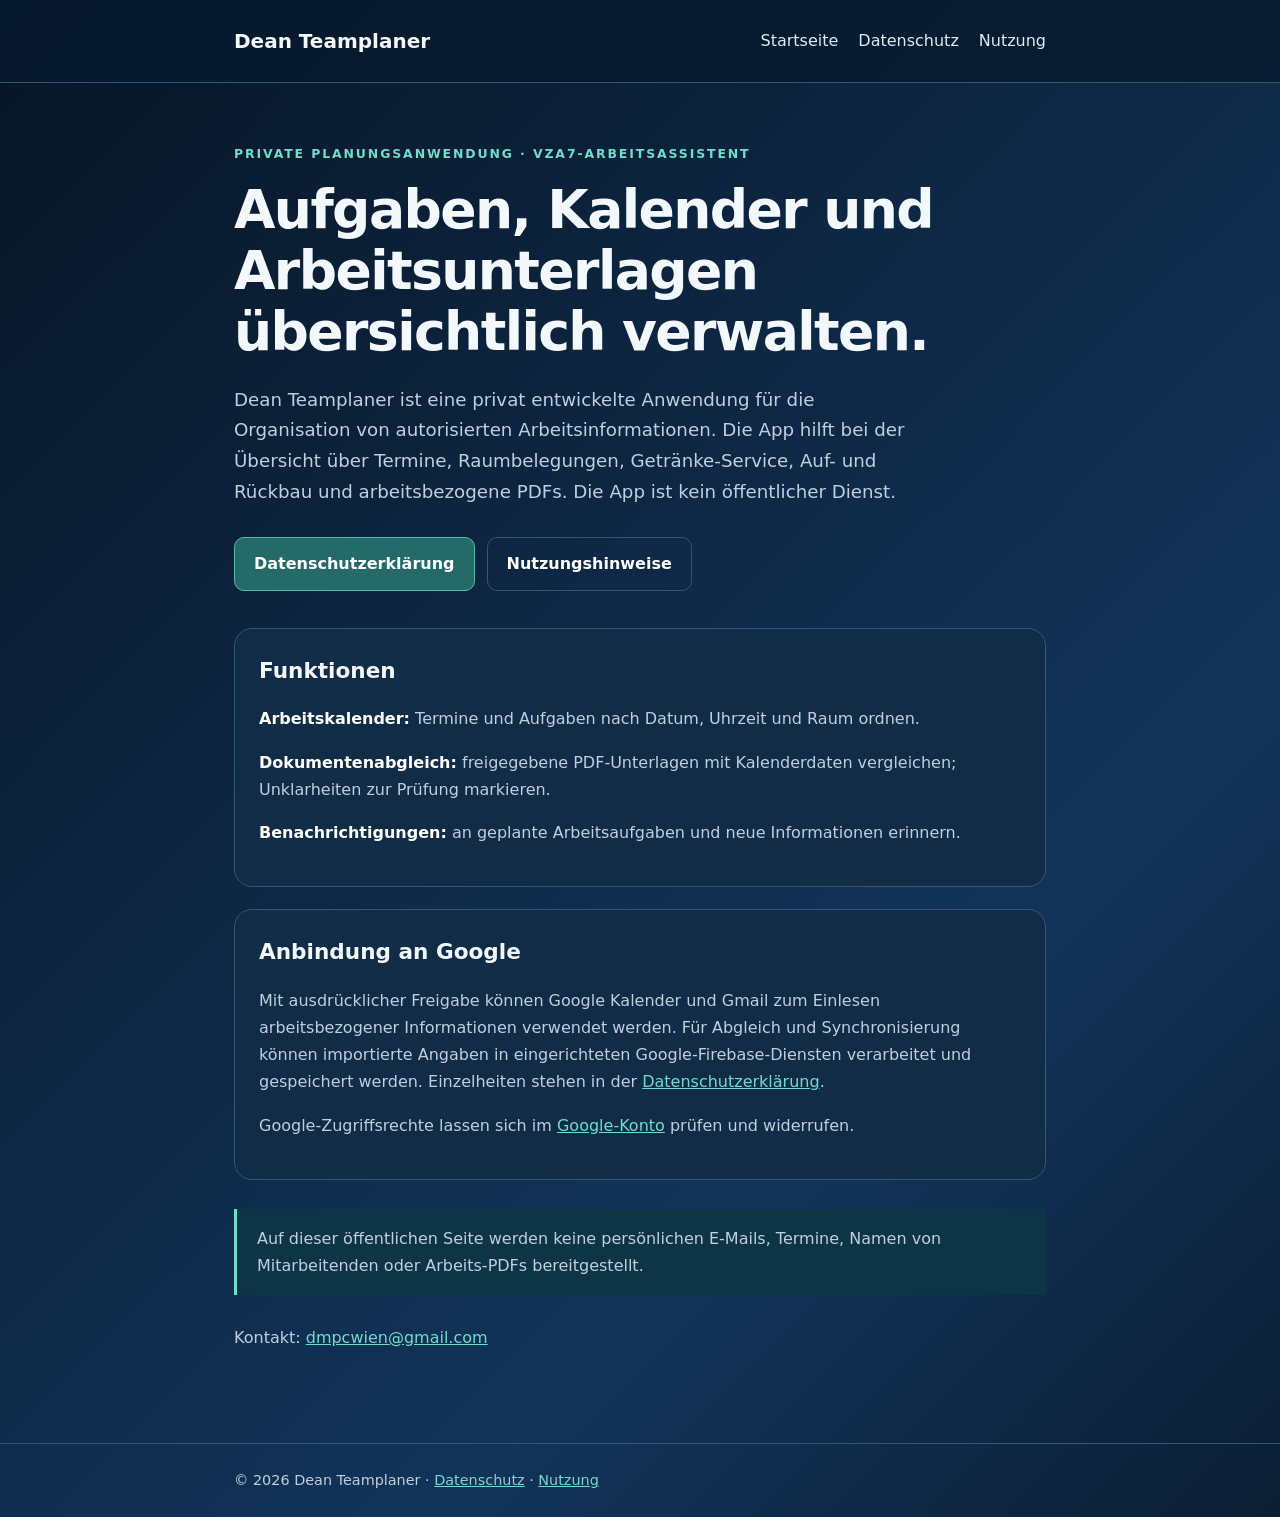
<file: index.html>
<!doctype html>
<html lang="de">
<head>
<meta charset="utf-8"><meta name="viewport" content="width=device-width,initial-scale=1">
<meta name="description" content="Dean Teamplaner – private Aufgaben-, Kalender- und PDF-Planung für autorisierte Arbeitsinformationen.">
<title>Dean Teamplaner – Projektinformation</title>
<link rel="stylesheet" href="styles.css">
</head>
<body>
<header><nav class="wrap nav" aria-label="Hauptnavigation">
<a class="brand" href="index.html">Dean Teamplaner</a>
<div class="links"><a href="index.html" aria-current="page">Startseite</a><a href="datenschutz.html">Datenschutz</a><a href="nutzung.html">Nutzung</a></div>
</nav></header>
<main class="wrap">
<div class="eyebrow">Private Planungsanwendung · VZA7-Arbeitsassistent</div>
<h1>Aufgaben, Kalender und Arbeitsunterlagen übersichtlich verwalten.</h1>
<p class="lead">Dean Teamplaner ist eine privat entwickelte Anwendung für die Organisation von autorisierten Arbeitsinformationen. Die App hilft bei der Übersicht über Termine, Raumbelegungen, Getränke-Service, Auf- und Rückbau und arbeitsbezogene PDFs. Die App ist kein öffentlicher Dienst.</p>
<div class="actions"><a class="btn" href="datenschutz.html">Datenschutzerklärung</a><a class="btn secondary" href="nutzung.html">Nutzungshinweise</a></div>
<section class="card"><h2>Funktionen</h2>
<p><strong>Arbeitskalender:</strong> Termine und Aufgaben nach Datum, Uhrzeit und Raum ordnen.</p>
<p><strong>Dokumentenabgleich:</strong> freigegebene PDF-Unterlagen mit Kalenderdaten vergleichen; Unklarheiten zur Prüfung markieren.</p>
<p><strong>Benachrichtigungen:</strong> an geplante Arbeitsaufgaben und neue Informationen erinnern.</p></section>
<section class="card"><h2>Anbindung an Google</h2>
<p>Mit ausdrücklicher Freigabe können Google Kalender und Gmail zum Einlesen arbeitsbezogener Informationen verwendet werden. Für Abgleich und Synchronisierung können importierte Angaben in eingerichteten Google-Firebase-Diensten verarbeitet und gespeichert werden. Einzelheiten stehen in der <a href="datenschutz.html">Datenschutzerklärung</a>.</p>
<p>Google-Zugriffsrechte lassen sich im <a href="https://myaccount.google.com/connections">Google-Konto</a> prüfen und widerrufen.</p></section>
<p class="note">Auf dieser öffentlichen Seite werden keine persönlichen E-Mails, Termine, Namen von Mitarbeitenden oder Arbeits-PDFs bereitgestellt.</p>
<p>Kontakt: <a href="mailto:dmpcwien@gmail.com">dmpcwien@gmail.com</a></p>
</main>
<footer><div class="wrap">© 2026 Dean Teamplaner · <a href="datenschutz.html">Datenschutz</a> · <a href="nutzung.html">Nutzung</a></div></footer>
</body></html>
</file>
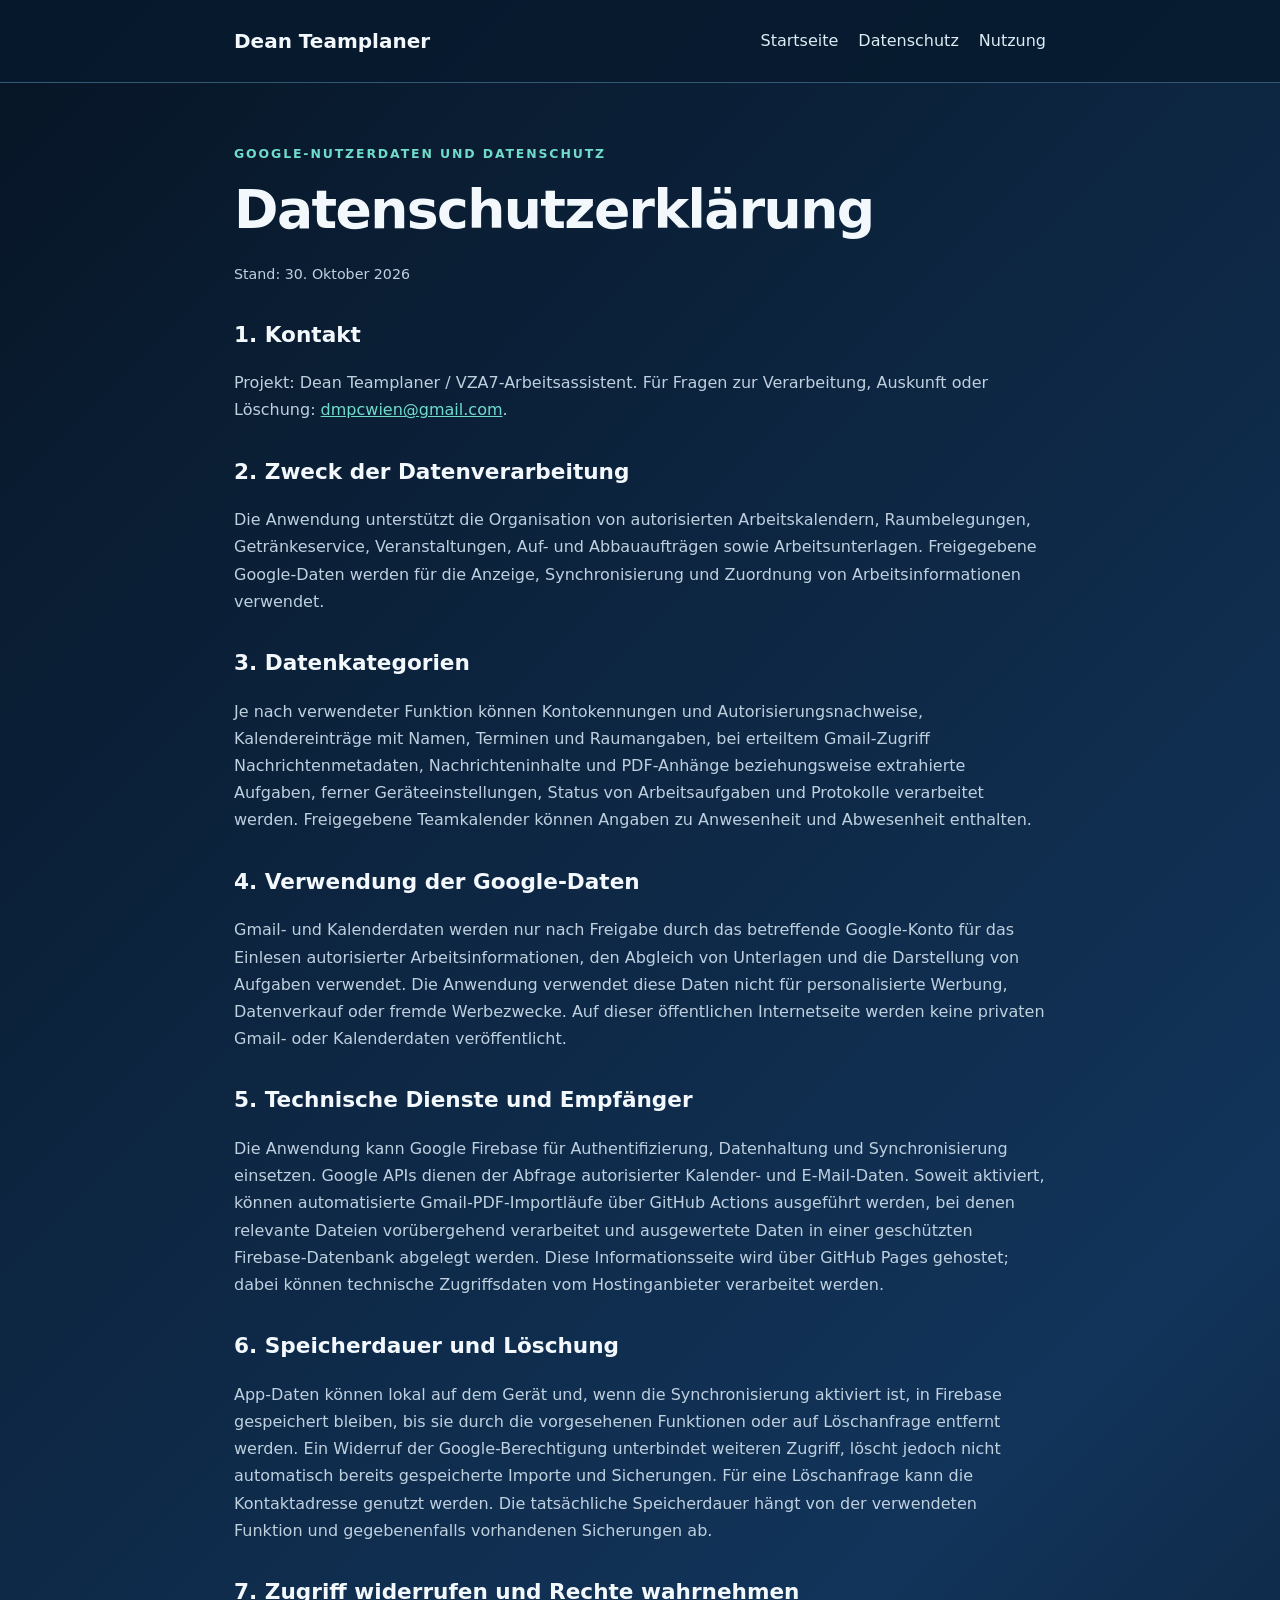
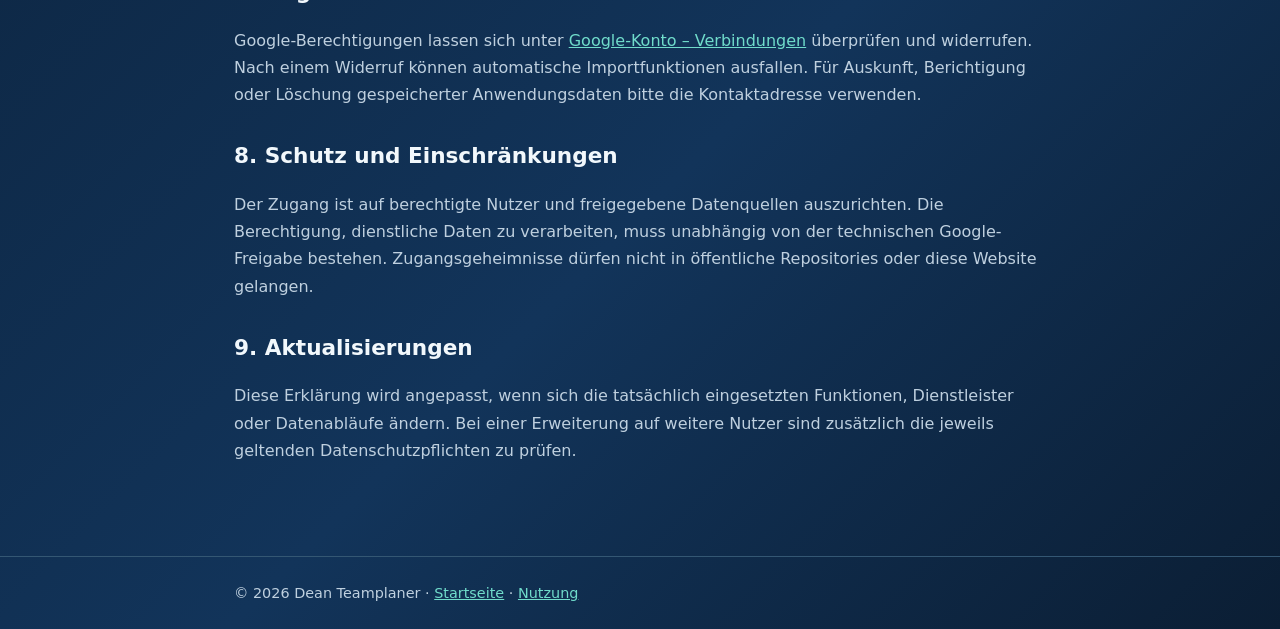
<file: datenschutz.html>
<!doctype html>
<html lang="de"><head><meta charset="utf-8"><meta name="viewport" content="width=device-width,initial-scale=1">
<meta name="description" content="Datenschutzerklärung für Dean Teamplaner und dessen Google-Datenanbindung.">
<title>Datenschutzerklärung – Dean Teamplaner</title><link rel="stylesheet" href="styles.css"></head>
<body>
<header><nav class="wrap nav"><a class="brand" href="index.html">Dean Teamplaner</a><div class="links"><a href="index.html">Startseite</a><a href="datenschutz.html" aria-current="page">Datenschutz</a><a href="nutzung.html">Nutzung</a></div></nav></header>
<main class="wrap">
<div class="eyebrow">Google-Nutzerdaten und Datenschutz</div><h1>Datenschutzerklärung</h1>
<p class="small">Stand: 30. Oktober 2026</p>
<h2>1. Kontakt</h2>
<p>Projekt: Dean Teamplaner / VZA7-Arbeitsassistent. Für Fragen zur Verarbeitung, Auskunft oder Löschung: <a href="mailto:dmpcwien@gmail.com">dmpcwien@gmail.com</a>.</p>
<h2>2. Zweck der Datenverarbeitung</h2>
<p>Die Anwendung unterstützt die Organisation von autorisierten Arbeitskalendern, Raumbelegungen, Getränkeservice, Veranstaltungen, Auf- und Abbauaufträgen sowie Arbeitsunterlagen. Freigegebene Google-Daten werden für die Anzeige, Synchronisierung und Zuordnung von Arbeitsinformationen verwendet.</p>
<h2>3. Datenkategorien</h2>
<p>Je nach verwendeter Funktion können Kontokennungen und Autorisierungsnachweise, Kalendereinträge mit Namen, Terminen und Raumangaben, bei erteiltem Gmail-Zugriff Nachrichtenmetadaten, Nachrichteninhalte und PDF-Anhänge beziehungsweise extrahierte Aufgaben, ferner Geräteeinstellungen, Status von Arbeitsaufgaben und Protokolle verarbeitet werden. Freigegebene Teamkalender können Angaben zu Anwesenheit und Abwesenheit enthalten.</p>
<h2>4. Verwendung der Google-Daten</h2>
<p>Gmail- und Kalenderdaten werden nur nach Freigabe durch das betreffende Google-Konto für das Einlesen autorisierter Arbeitsinformationen, den Abgleich von Unterlagen und die Darstellung von Aufgaben verwendet. Die Anwendung verwendet diese Daten nicht für personalisierte Werbung, Datenverkauf oder fremde Werbezwecke. Auf dieser öffentlichen Internetseite werden keine privaten Gmail- oder Kalenderdaten veröffentlicht.</p>
<h2>5. Technische Dienste und Empfänger</h2>
<p>Die Anwendung kann Google Firebase für Authentifizierung, Datenhaltung und Synchronisierung einsetzen. Google APIs dienen der Abfrage autorisierter Kalender- und E-Mail-Daten. Soweit aktiviert, können automatisierte Gmail-PDF-Importläufe über GitHub Actions ausgeführt werden, bei denen relevante Dateien vorübergehend verarbeitet und ausgewertete Daten in einer geschützten Firebase-Datenbank abgelegt werden. Diese Informationsseite wird über GitHub Pages gehostet; dabei können technische Zugriffsdaten vom Hostinganbieter verarbeitet werden.</p>
<h2>6. Speicherdauer und Löschung</h2>
<p>App-Daten können lokal auf dem Gerät und, wenn die Synchronisierung aktiviert ist, in Firebase gespeichert bleiben, bis sie durch die vorgesehenen Funktionen oder auf Löschanfrage entfernt werden. Ein Widerruf der Google-Berechtigung unterbindet weiteren Zugriff, löscht jedoch nicht automatisch bereits gespeicherte Importe und Sicherungen. Für eine Löschanfrage kann die Kontaktadresse genutzt werden. Die tatsächliche Speicherdauer hängt von der verwendeten Funktion und gegebenenfalls vorhandenen Sicherungen ab.</p>
<h2>7. Zugriff widerrufen und Rechte wahrnehmen</h2>
<p>Google-Berechtigungen lassen sich unter <a href="https://myaccount.google.com/connections">Google-Konto – Verbindungen</a> überprüfen und widerrufen. Nach einem Widerruf können automatische Importfunktionen ausfallen. Für Auskunft, Berichtigung oder Löschung gespeicherter Anwendungsdaten bitte die Kontaktadresse verwenden.</p>
<h2>8. Schutz und Einschränkungen</h2>
<p>Der Zugang ist auf berechtigte Nutzer und freigegebene Datenquellen auszurichten. Die Berechtigung, dienstliche Daten zu verarbeiten, muss unabhängig von der technischen Google-Freigabe bestehen. Zugangsgeheimnisse dürfen nicht in öffentliche Repositories oder diese Website gelangen.</p>
<h2>9. Aktualisierungen</h2>
<p>Diese Erklärung wird angepasst, wenn sich die tatsächlich eingesetzten Funktionen, Dienstleister oder Datenabläufe ändern. Bei einer Erweiterung auf weitere Nutzer sind zusätzlich die jeweils geltenden Datenschutzpflichten zu prüfen.</p>
</main><footer><div class="wrap">© 2026 Dean Teamplaner · <a href="index.html">Startseite</a> · <a href="nutzung.html">Nutzung</a></div></footer>
</body></html>
</file>
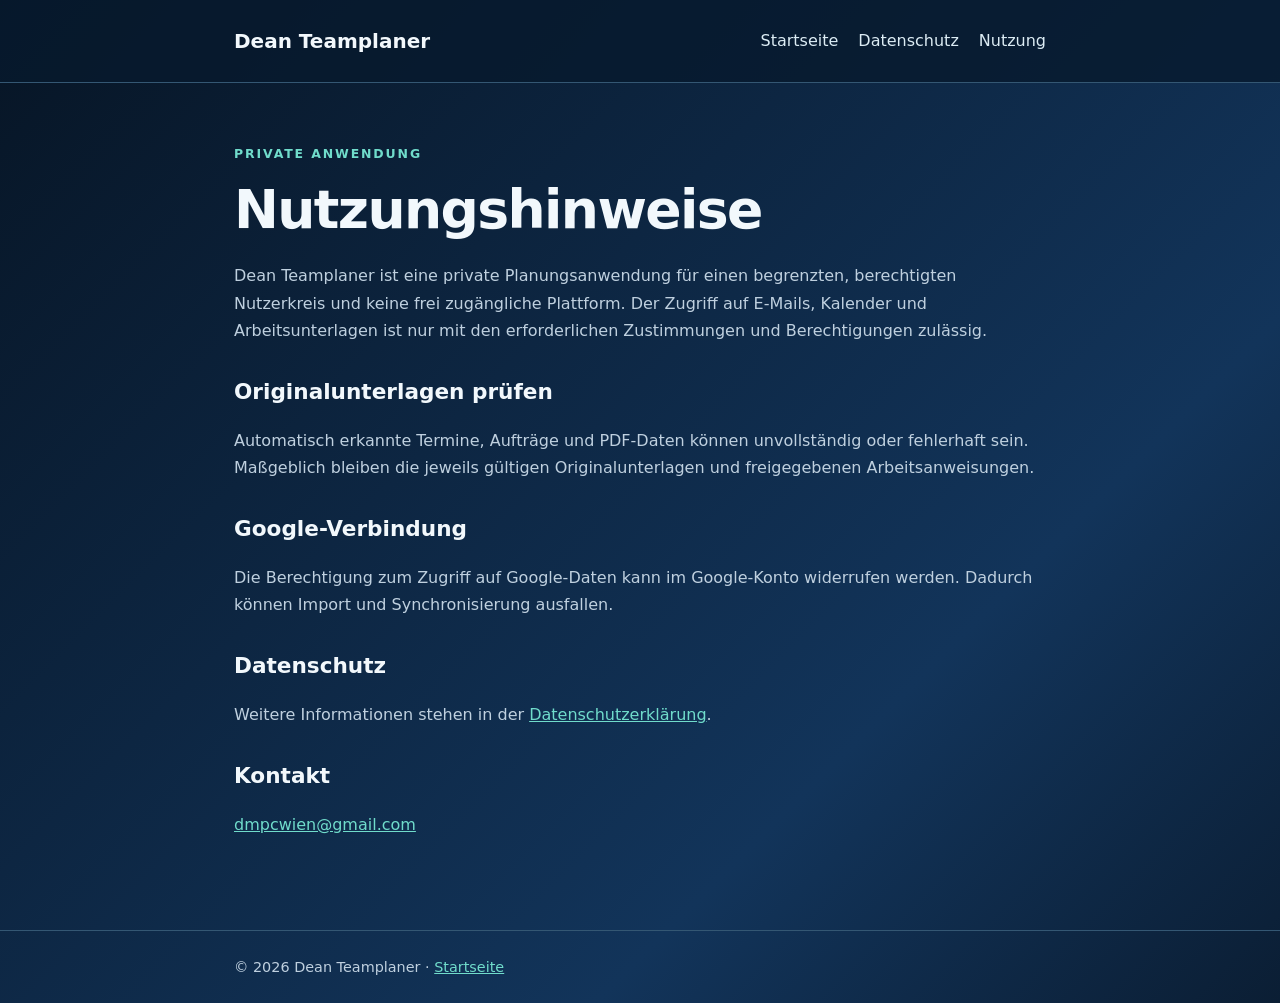
<file: nutzung.html>
<!doctype html>
<html lang="de"><head><meta charset="utf-8"><meta name="viewport" content="width=device-width,initial-scale=1"><meta name="description" content="Nutzungshinweise für Dean Teamplaner"><title>Nutzung – Dean Teamplaner</title><link rel="stylesheet" href="styles.css"></head>
<body><header><nav class="wrap nav"><a class="brand" href="index.html">Dean Teamplaner</a><div class="links"><a href="index.html">Startseite</a><a href="datenschutz.html">Datenschutz</a><a href="nutzung.html" aria-current="page">Nutzung</a></div></nav></header>
<main class="wrap"><div class="eyebrow">Private Anwendung</div><h1>Nutzungshinweise</h1>
<p>Dean Teamplaner ist eine private Planungsanwendung für einen begrenzten, berechtigten Nutzerkreis und keine frei zugängliche Plattform. Der Zugriff auf E-Mails, Kalender und Arbeitsunterlagen ist nur mit den erforderlichen Zustimmungen und Berechtigungen zulässig.</p>
<h2>Originalunterlagen prüfen</h2><p>Automatisch erkannte Termine, Aufträge und PDF-Daten können unvollständig oder fehlerhaft sein. Maßgeblich bleiben die jeweils gültigen Originalunterlagen und freigegebenen Arbeitsanweisungen.</p>
<h2>Google-Verbindung</h2><p>Die Berechtigung zum Zugriff auf Google-Daten kann im Google-Konto widerrufen werden. Dadurch können Import und Synchronisierung ausfallen.</p>
<h2>Datenschutz</h2><p>Weitere Informationen stehen in der <a href="datenschutz.html">Datenschutzerklärung</a>.</p>
<h2>Kontakt</h2><p><a href="mailto:dmpcwien@gmail.com">dmpcwien@gmail.com</a></p>
</main><footer><div class="wrap">© 2026 Dean Teamplaner · <a href="index.html">Startseite</a></div></footer></body></html>
</file>
<file: styles.css>
:root{color-scheme:dark;--bg:#071526;--panel:#102c47;--line:#345773;--fg:#f2f8fc;--muted:#bfd0df;--accent:#70dccb}
*{box-sizing:border-box}html{scroll-behavior:smooth}
body{margin:0;background:linear-gradient(135deg,#071525,#12345a 70%,#0b1e34);font:16px/1.7 system-ui,-apple-system,Segoe UI,Roboto,sans-serif;color:var(--fg)}
a{color:var(--accent)}a:hover{text-decoration-thickness:2px}.wrap{max-width:860px;margin:0 auto;padding-inline:24px}
header{background:#071a2ecc;border-bottom:1px solid var(--line)}.nav{min-height:82px;display:flex;align-items:center;justify-content:space-between;flex-wrap:wrap;gap:14px}.brand{text-decoration:none;color:var(--fg);font-weight:800;font-size:1.25rem}
.links{display:flex;gap:20px;flex-wrap:wrap}.links a{color:#dcecf4;text-decoration:none}
main{padding-block:60px 76px}.eyebrow{color:var(--accent);font-size:.78rem;letter-spacing:.15em;text-transform:uppercase;font-weight:800}
h1{font-size:clamp(2rem,6vw,3.35rem);line-height:1.14;letter-spacing:-.03em;margin:15px 0 22px}
h2{font-size:1.35rem;margin:30px 0 10px}p,li{color:var(--muted)}strong{color:white}
.lead{font-size:1.14rem;max-width:690px}.actions{display:flex;gap:12px;flex-wrap:wrap;margin:29px 0 37px}
.btn{display:inline-block;border-radius:10px;padding:12px 19px;background:#246a69;color:white;text-decoration:none;font-weight:700;border:1px solid #59b8ae}.btn.secondary{background:transparent;border-color:var(--line)}
.card{background:var(--panel);border:1px solid var(--line);padding:24px;border-radius:18px;margin:22px 0}
.card h2{margin-top:0}.note{border-left:3px solid var(--accent);padding:16px 20px;background:#0d3546;margin:29px 0}.small{font-size:.89rem}
footer{padding-block:24px;border-top:1px solid var(--line);color:var(--muted);font-size:.9rem}
@media(prefers-reduced-motion:reduce){html{scroll-behavior:auto}}
</file>
